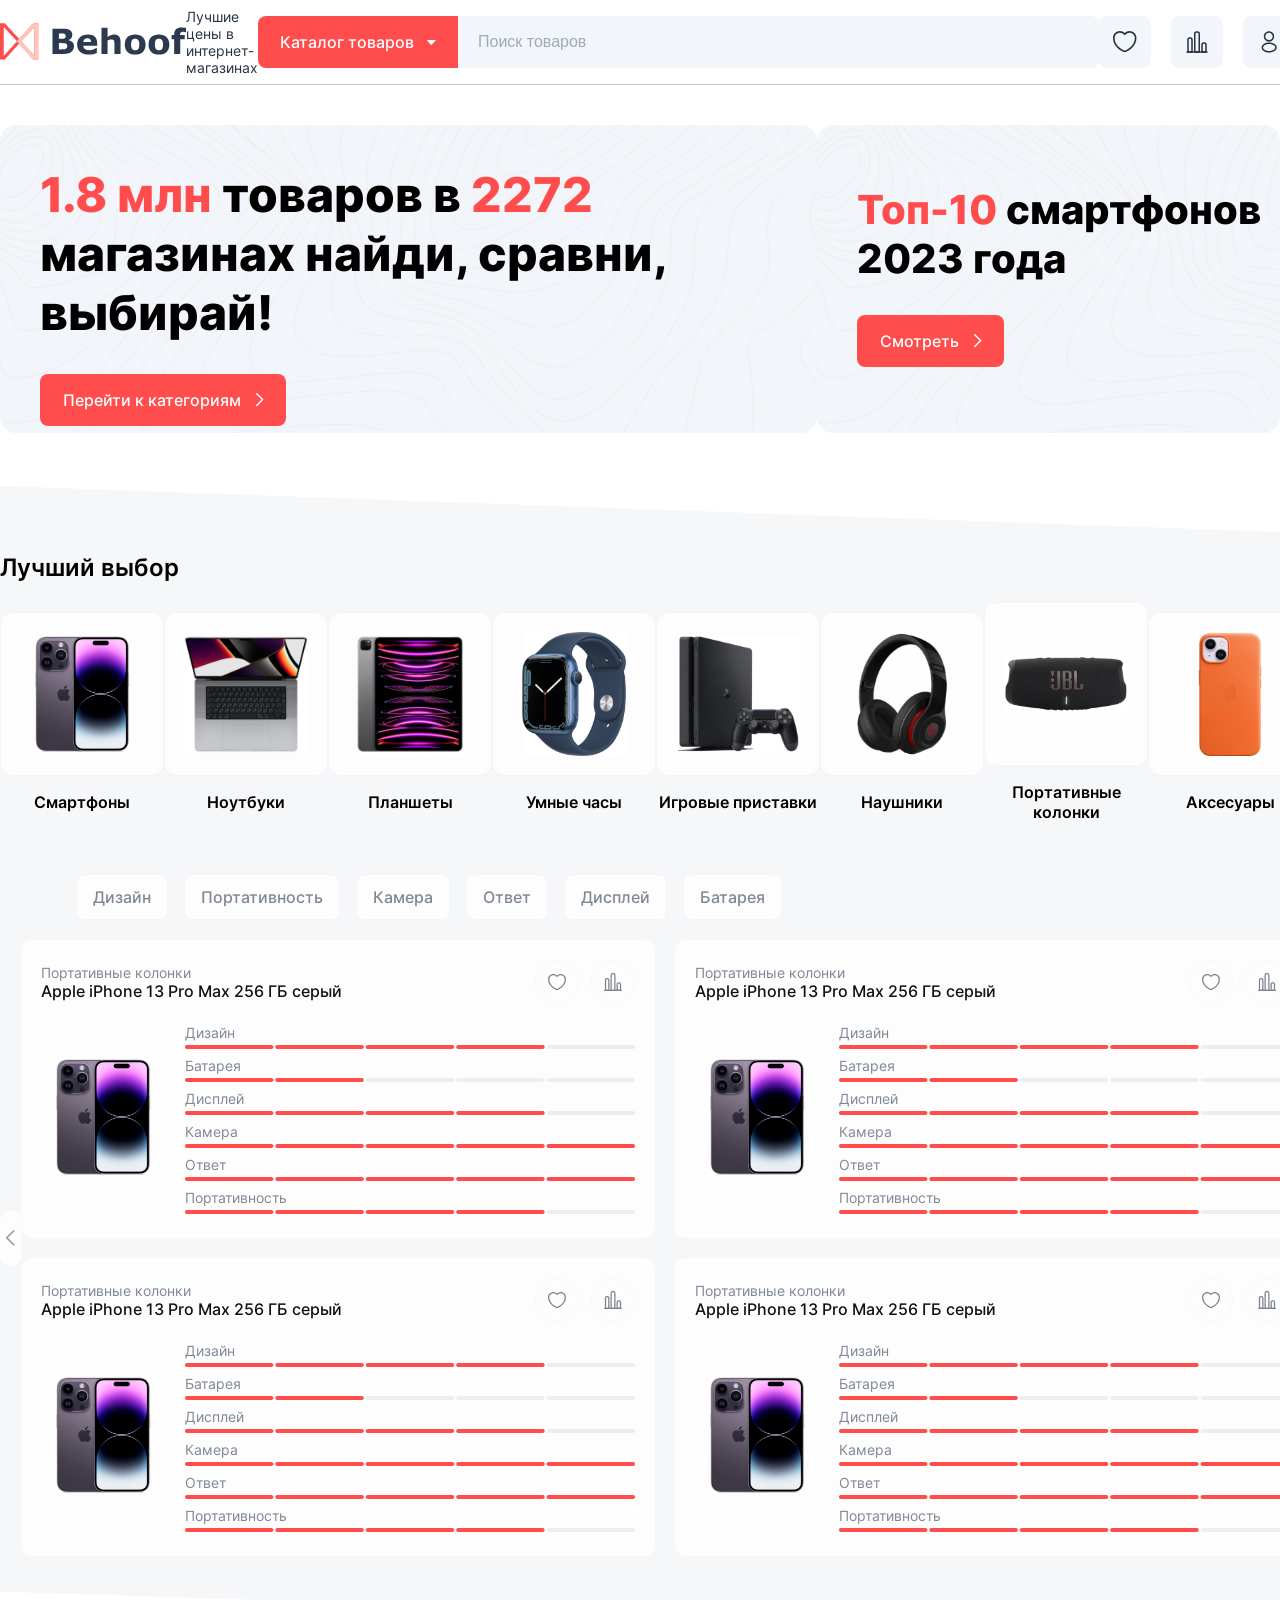
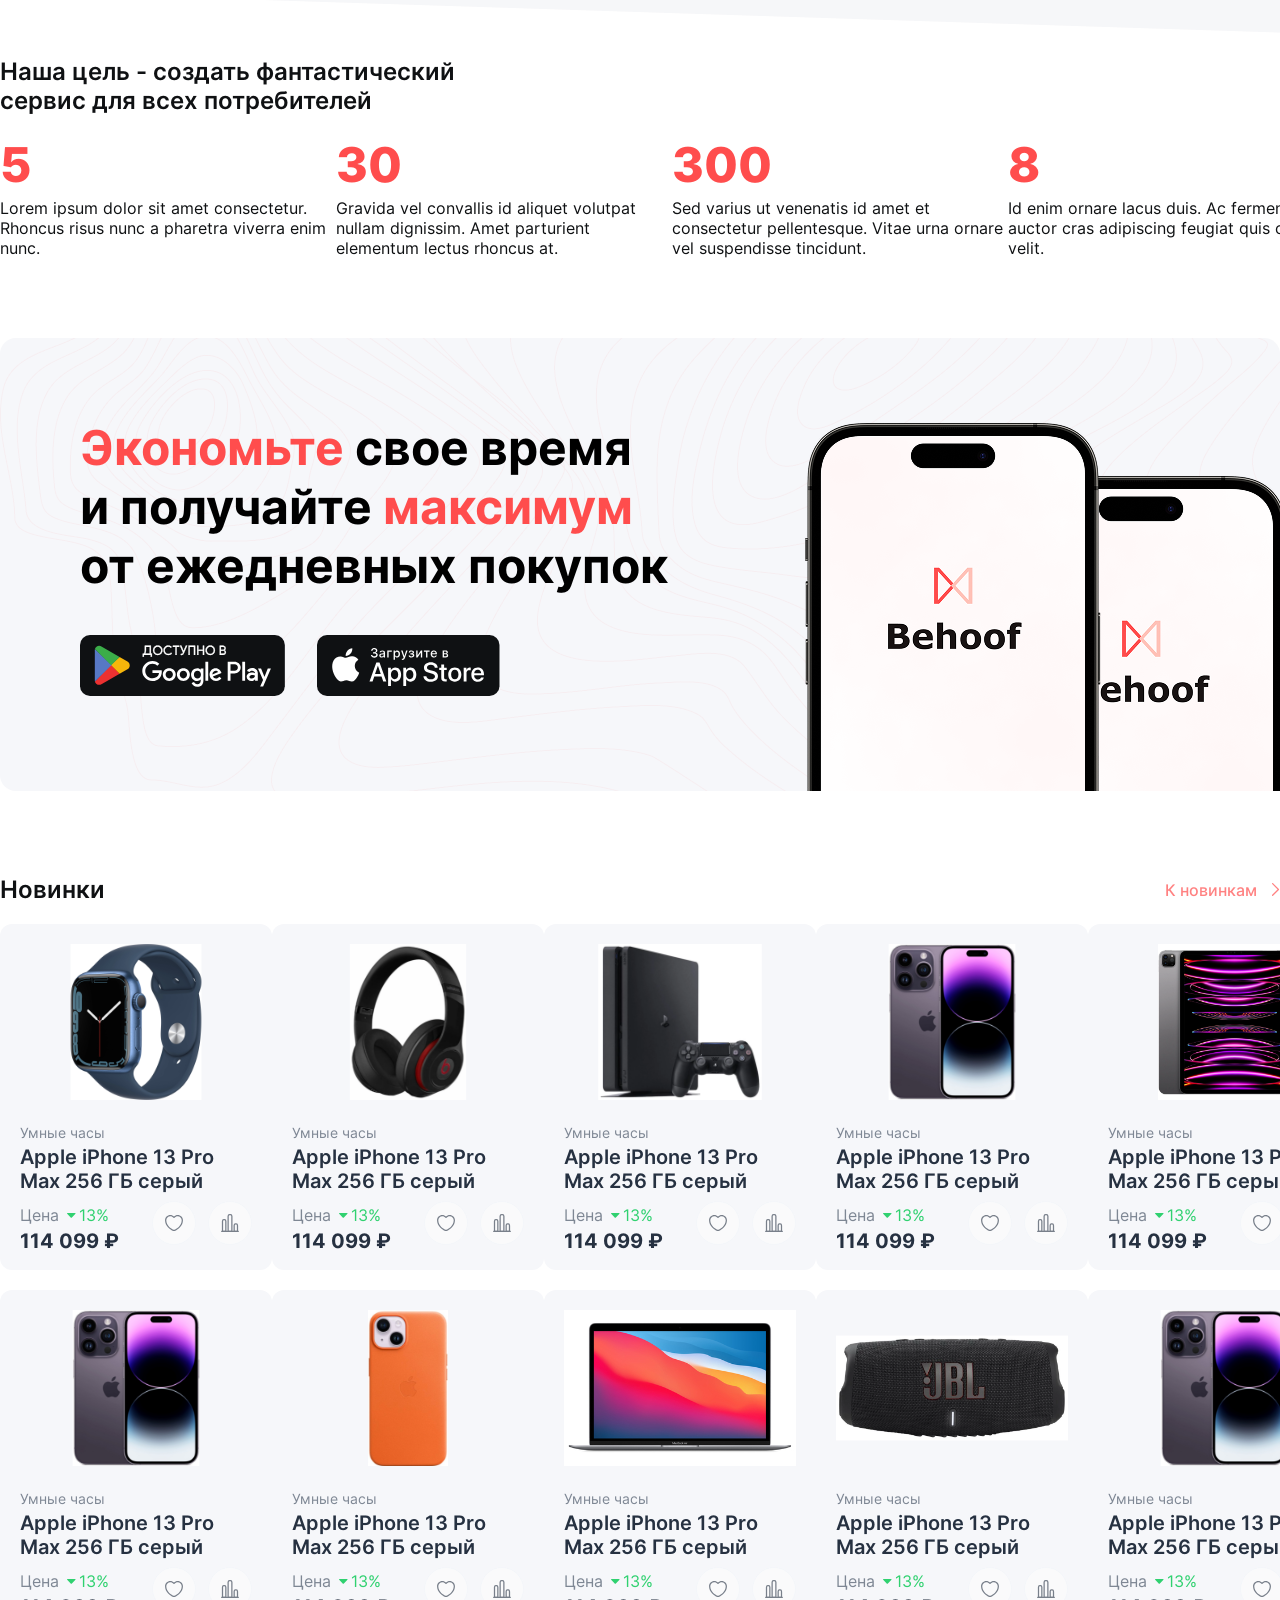
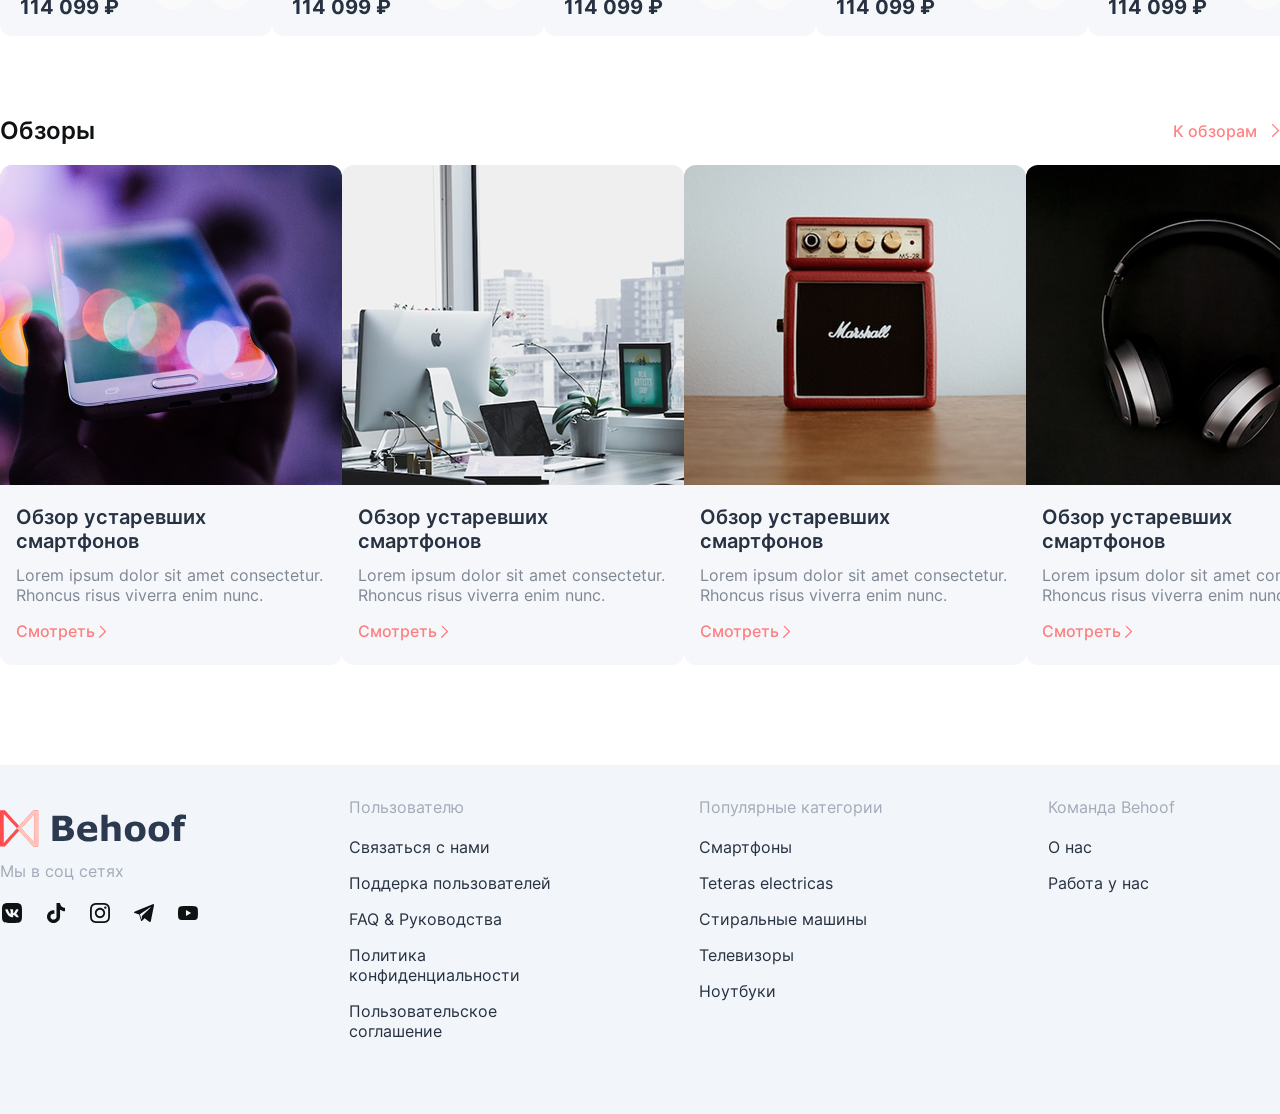
<file: index.html>
<!DOCTYPE html>
<html lang="en">
<head>
    <meta charset="UTF-8">
    <meta name="viewport" content="width=device-width, initial-scale=1.0">
    <title>Document</title>
    <link rel="stylesheet" href="./css/style.css">
</head>
<body>
    <div class="container">
        <header class="header">
            <div class="logo"><img src="./img/logo.svg" alt=""></div>
            <div class="text-header">Лучшие цены в интернет-магазинах </div>
            <div class="droptown-search-cont">
                <div class="dropdown">
                    <button class="dropdown-btn">Каталог товаров <img src="./img/Vector.svg" alt=""></button>
                    <div class="overlay"></div>
                    <ul class="dropdown-menu">
                        <div class="drop-content">
                            
                        <div class="cont-drop">
                            <p class="p-dropdown">Каталог товаров</p>
                            <div class="drop-nav">
                                <a href="./products.html">Смартфоны</a><span class="line"></span>
                                <a href="">Ноутбуки</a><span class="line"></span>
                                <a href="">Планшеты</a><span class="line"></span>
                                <a href="">Умные часы</a><span class="line"></span>
                                <a href="">Игровые приставки</a><span class="line"></span>
                                <a href="">Наушники</a><span class="line"></span>
                                <a href="">Портативные колонки</a><span class="line"></span>
                                <a href="">Мониторы</a><span class="line"></span>
                                <a href="">Принтеры и сканеры</a><span class="line"></span>
                                <a href="">Планшеты и электронные книги</a><span class="line"></span>
                                <a href="">Корпуса и блоки питаниря</a><span class="line"></span>
                                <a href="">Аксессуары</a>
                                </div>
                            
                        </div>
                        <div class="cont-drop">
                            <p class="p-dropdown">Смартфоны</p>
                            <div class="drop-nav">
                                <a href="">Все смартфоны</a><span class="line"></span>
                                <a href="">Новинки смартфонов</a><span class="line"></span>
                                <a href="">Недорогие смартфоны</a><span class="line"></span>
                                <a href="">Android</a><span class="line"></span>
                                <a href="">Премиум смартфоны</a><span class="line"></span>
                                <a href="">Кнопочные смартфоны</a><span class="line"></span>
                                <a href="">Apple</a><span class="line"></span>
                                <a href="">Xiaomi</a><span class="line"></span>
                                <a href="">Samsung</a><span class="line"></span>
                                <a href="">HONOR</a><span class="line"></span>
                                <a href="">Realme</a><span class="line"></span>
                                <a href="">Tecno</a><span class="line"></span>
                                <a href="">INFINIX</a><span class="line"></span>
                                <a href="">POCO</a>
                            </div>
                        </div>
                        <div class="cont-drop">
                            <p class="p-dropdown">Apple</p>
                            <div class="drop-nav">
                                <a href="">Все смартфоны Apple</a><span class="line"></span>
                                <a href="">iPhone 14 Pro Max</a><span class="line"></span>
                                <a href="">iPhone 14 Pro </a><span class="line"></span>
                                <a href="">iPhone 14 Plus</a><span class="line"></span>
                                <a href="">iPhone 14</a><span class="line"></span>
                                <a href="">iPhone 13 Pro Max</a><span class="line"></span>
                                <a href="">iPhone 13 Pro</a><span class="line"></span>
                                <a href="">iPhone 13 Mini</a><span class="line"></span>
                                <a href="">iPhone 13</a><span class="line"></span>
                                <a href="">iPhone 12</a><span class="line"></span>
                                <a href="">iPhone 11</a>
                                </div>
                            
                        </div>
                        
                        <div class="cont-dropp"><img src="./img/phone1.png" alt=""></div>
                        </div>
                    </ul>
                        
                </div>
                <div class="search-cont">
                    <input type="text" id="search" placeholder="Поиск товаров"> 
                </div>
            </div>
            <div class="buttons-header">
                <button class="btn-header"><img src="./img/like.svg" alt="like"></button>
                <button class="btn-header"><img src="./img/chart.svg" alt="chart"></button>
                <button class="btn-header"><img src="./img/user.svg" alt="user"></button>
            </div>
        </header>
    </div>
        
        <div class="line line-top"></div>
    </div>
    <block class="block1">
        <div class="container">
            <div class="conts-block1">
                <div class="cont1-block1">
                    <p class="p1-block1"><span class="l">1.8 млн</span> товаров в <span class="l">2272</span> магазинах найди, сравни, выбирай!</p>
                    <button class="btn-block1"><span>Перейти к категориям <img src="./img/Stroke 1.svg" alt=""></span></button>
                </div>
                <div class="cont2-block1">
                    <p class="p2-block1"><span class="l">Топ-10</span> смартфонов 2023 года</p>
                    <button class="btn2-block1"><span>Смотреть <img src="./img/Stroke 1.svg" alt=""></span></button>
                </div>
            </div>
        </div>
    </block>
    <div class="fon">
        <div class="block2">
            <div class="container">
                <p class="p1-block2">Лучший выбор</p>
                <div class="cont1-block2">
                    <div class="cont2-block2"><div class="cont-block2"><img src="./img/phone.svg" alt=""></div><p class="p2-block2">Смартфоны</p></div>
                    <div class="cont2-block2"><div class="cont-block2"><img src="./img/notebook.svg" alt=""></div><p class="p2-block2">Ноутбуки</p></div>
                    <div class="cont2-block2"><div class="cont-block2"><img src="./img/ipad.svg" alt=""></div><p class="p2-block2">Планшеты</p></div>
                    <div class="cont2-block2"><div class="cont-block2"><img src="./img/time.svg" alt=""></div><p class="p2-block2">Умные часы</p></div>
                    <div class="cont2-block2"><div class="cont-block2"><img src="./img/ps.svg" alt=""></div><p class="p2-block2">Игровые приставки</p></div>
                    <div class="cont2-block2"><div class="cont-block2"><img src="./img/airpods.svg" alt=""></div><p class="p2-block2">Наушники</p></div>
                    <div class="cont2-block2"><div class="cont-block2"><img src="./img/kolon.svg" alt=""></div><p class="p2-block2">Портативные колонки</p></div>
                    <div class="cont2-block2"><div class="cont-block2"><img src="./img/aksesuar.svg" alt=""></div><p class="p2-block2">Аксесуары</p></div>
                </div>
            </div>
        </div>
        <div class="block3">
            <div class="container">
                <div class="cont-buttons-block3">
                    <button id="btn-block3">Дизайн</button>
                    <button id="btn-block3">Портативность</button>
                    <button id="btn-block3">Камера</button>
                    <button id="btn-block3">Ответ</button>
                    <button id="btn-block3">Дисплей</button>
                    <button id="btn-block3">Батарея</button>
                </div>
                <div class="slider">
                    <button class="prev magnetic"><img src="./img/prev.svg" alt=""></button>
                    <div class="slides">
                        <div class="slide active">
                            <div class="conts-slider">
                                <div class="cont1-slider">
                                    <div class="cont-slider">
                                        <div class="cont1-slide">
                                            <div class="cont1-sl">
                                                <p class="p1-slider">Портативные колонки</p>
                                                <p class="p2-slider">Apple iPhone 13 Pro Max 256 ГБ серый</p>
                                            </div>
                                            <div class="cont2-sl">
                                                <button class="btnSl"><img src="./img/like2.svg" alt=""></button>
                                                <div class="toast" id="toast">Вы добавили в избранное</div>
                                                <button class="btnSl2"><img src="./img/vec.svg" alt=""></button>
                                            </div>
                                        </div>
                                        <div class="cont2-slide">
                                            <div class="cont3-sl">
                                                <img src="./img/phone.svg" alt="">
                                            </div>
                                            <div class="cont4-sl">
                                                <div class="c4-sl">
                                                    <p class="p-sl">Дизайн</p>
                                                    <img src="./img/line1.png" alt="">
                                                </div>
                                                <div class="c4-sl">
                                                    <p class="p-sl">Батарея</p>
                                                    <img src="./img/line2.png" alt="">
                                                </div>
                                                <div class="c4-sl">
                                                    <p class="p-sl">Дисплей</p>
                                                    <img src="./img/line3.png" alt="">
                                                </div>
                                                <div class="c4-sl">
                                                    <p class="p-sl">Камера</p>
                                                    <img src="./img/line4.png" alt="">
                                                </div>
                                                <div class="c4-sl">
                                                    <p class="p-sl">Ответ</p>
                                                    <img src="./img/line5.png" alt="">
                                                </div>
                                                <div class="c4-sl">
                                                    <p class="p-sl">Портативность</p>
                                                    <img src="./img/line6.png" alt="">
                                                </div>
                                            </div>
                                        </div>
                                        
                                    </div>
                                    <div class="cont-slider">
                                        <div class="cont1-slide">
                                            <div class="cont1-sl">
                                                <p class="p1-slider">Портативные колонки</p>
                                                <p class="p2-slider">Apple iPhone 13 Pro Max 256 ГБ серый</p>
                                            </div>
                                            <div class="cont2-sl">
                                                <button class="btnSl"><img src="./img/like2.svg" alt=""></button>
                                                <button class="btnSl2"><img src="./img/vec.svg" alt=""></button>
                                            </div>
                                        </div>
                                        <div class="cont2-slide">
                                            <div class="cont3-sl">
                                                <img src="./img/phone.svg" alt="">
                                            </div>
                                            <div class="cont4-sl">
                                                <div class="c4-sl">
                                                    <p class="p-sl">Дизайн</p>
                                                    <img src="./img/line1.png" alt="">
                                                </div>
                                                <div class="c4-sl">
                                                    <p class="p-sl">Батарея</p>
                                                    <img src="./img/line2.png" alt="">
                                                </div>
                                                <div class="c4-sl">
                                                    <p class="p-sl">Дисплей</p>
                                                    <img src="./img/line3.png" alt="">
                                                </div>
                                                <div class="c4-sl">
                                                    <p class="p-sl">Камера</p>
                                                    <img src="./img/line4.png" alt="">
                                                </div>
                                                <div class="c4-sl">
                                                    <p class="p-sl">Ответ</p>
                                                    <img src="./img/line5.png" alt="">
                                                </div>
                                                <div class="c4-sl">
                                                    <p class="p-sl">Портативность</p>
                                                    <img src="./img/line6.png" alt="">
                                                </div>
                                            </div>
                                        </div>
                                        
                                    </div>
                                </div>
                                <div class="cont1-slider">
                                    <div class="cont-slider">
                                        <div class="cont1-slide">
                                            <div class="cont1-sl">
                                                <p class="p1-slider">Портативные колонки</p>
                                                <p class="p2-slider">Apple iPhone 13 Pro Max 256 ГБ серый</p>
                                            </div>
                                            <div class="cont2-sl">
                                                <button class="btnSl"><img src="./img/like2.svg" alt=""></button>
                                                <button class="btnSl2"><img src="./img/vec.svg" alt=""></button>
                                            </div>
                                        </div>
                                        <div class="cont2-slide">
                                            <div class="cont3-sl">
                                                <img src="./img/phone.svg" alt="">
                                            </div>
                                            <div class="cont4-sl">
                                                <div class="c4-sl">
                                                    <p class="p-sl">Дизайн</p>
                                                    <img src="./img/line1.png" alt="">
                                                </div>
                                                <div class="c4-sl">
                                                    <p class="p-sl">Батарея</p>
                                                    <img src="./img/line2.png" alt="">
                                                </div>
                                                <div class="c4-sl">
                                                    <p class="p-sl">Дисплей</p>
                                                    <img src="./img/line3.png" alt="">
                                                </div>
                                                <div class="c4-sl">
                                                    <p class="p-sl">Камера</p>
                                                    <img src="./img/line4.png" alt="">
                                                </div>
                                                <div class="c4-sl">
                                                    <p class="p-sl">Ответ</p>
                                                    <img src="./img/line5.png" alt="">
                                                </div>
                                                <div class="c4-sl">
                                                    <p class="p-sl">Портативность</p>
                                                    <img src="./img/line6.png" alt="">
                                                </div>
                                            </div>
                                        </div>
                                        
                                    </div>
                                    <div class="cont-slider">
                                        <div class="cont1-slide">
                                            <div class="cont1-sl">
                                                <p class="p1-slider">Портативные колонки</p>
                                                <p class="p2-slider">Apple iPhone 13 Pro Max 256 ГБ серый</p>
                                            </div>
                                            <div class="cont2-sl">
                                                <button class="btnSl"><img src="./img/like2.svg" alt=""></button>
                                                <button class="btnSl2"><img src="./img/vec.svg" alt=""></button>
                                            </div>
                                        </div>
                                        <div class="cont2-slide">
                                            <div class="cont3-sl">
                                                <img src="./img/phone.svg" alt="">
                                            </div>
                                            <div class="cont4-sl">
                                                <div class="c4-sl">
                                                    <p class="p-sl">Дизайн</p>
                                                    <img src="./img/line1.png" alt="">
                                                </div>
                                                <div class="c4-sl">
                                                    <p class="p-sl">Батарея</p>
                                                    <img src="./img/line2.png" alt="">
                                                </div>
                                                <div class="c4-sl">
                                                    <p class="p-sl">Дисплей</p>
                                                    <img src="./img/line3.png" alt="">
                                                </div>
                                                <div class="c4-sl">
                                                    <p class="p-sl">Камера</p>
                                                    <img src="./img/line4.png" alt="">
                                                </div>
                                                <div class="c4-sl">
                                                    <p class="p-sl">Ответ</p>
                                                    <img src="./img/line5.png" alt="">
                                                </div>
                                                <div class="c4-sl">
                                                    <p class="p-sl">Портативность</p>
                                                    <img src="./img/line6.png" alt="">
                                                </div>
                                            </div>
                                        </div>
                                        
                                    </div>
                                </div>
                            </div>
                        </div>
                        
                    </div>
                    
                    <button class="next magnetic"><img src="./img/next.svg" alt=""></button>
                </div>
            </div>
        </div>
    </div>
    <div class="block4">
        <div class="container">
            <p class="p-block4">Наша цель - создать фантастический
сервис для всех потребителей</p>
            <div class="conts-block4">
                <div class="cont-block4">
                    <p class="p-num-block4">5</p>
                    <p class="p1-block4">Lorem ipsum dolor sit amet consectetur. Rhoncus risus nunc a pharetra viverra enim nunc. </p></div>
                <div class="cont-block4">
                    <p class="p-num-block4">30</p>
                    <p class="p1-block4">Gravida vel convallis id aliquet volutpat nullam dignissim. Amet parturient elementum lectus rhoncus at.</p></div>
                <div class="cont-block4">
                    <p class="p-num-block4">300</p>
                    <p class="p1-block4">Sed varius ut venenatis id amet et consectetur pellentesque. Vitae urna ornare vel suspendisse tincidunt. </p></div>
                <div class="cont-block4">
                    <p class="p-num-block4">8</p>
                    <p class="p1-block4">Id enim ornare lacus duis. Ac fermentum auctor cras adipiscing feugiat quis convallis velit. </p></div>
            </div>
            <div class="conts2-block4">
                <p class="p2-block4"><span class="l">Экономьте</span> свое время 
                и получайте <span class="l">максимум</span> 
                от ежедневных покупок</p>
            <div class="images-block4">
                <img src="./img/googleplay.svg" alt="" class="GooglePlay">
                <img src="./img/appstore.svg" alt="" class="AppStore">
            </div>
            </div>
            <div class="phone1"><img src="./img/phone1.png" alt=""></div>
            <div class="phone2"><img src="./img/phone2.png" alt=""></div>
        </div>
    </div>
    <div class="block5">
        <div class="container">
            <div class="cont-text-block5">
                <p class="p-block5">Новинки</p>
                <a href="#">К новинкам <img src="./img/Stroke2.svg" alt=""></a>
            </div>
            <div class="conts-block5">
                <div class="conts1-block5">
                    <div class="cont-block5">
                        <img src="./img/watch.svg" alt="">
                        <p class="p1-block5">Умные часы</p>
                        <p class="p2-block5">Apple iPhone 13 Pro Max 256 ГБ серый</p>
                        <div class="cont-bl5">
                            <div class="c-bl5">
                                <p class="p-c-bl5">Цена <span class="ll"><img src="./img/Vector1.svg" alt="">13%</span></p>
                                <div class="price-block5">114 099 ₽</div>
                            </div>
                            <div class="c2-bl5">
                                <button class="btnSl"><img src="./img/like2.svg" alt=""></button>
                                <button class="btnSl2"><img src="./img/vec.svg" alt=""></button>
                            </div>
                        </div>
                    </div>
                    <div class="cont-block5">
                        <img src="./img/airpods2.svg" alt="">
                        <p class="p1-block5">Умные часы</p>
                        <p class="p2-block5">Apple iPhone 13 Pro Max 256 ГБ серый</p>
                        <div class="cont-bl5">
                            <div class="c-bl5">
                                <p class="p-c-bl5">Цена <span class="ll"><img src="./img/Vector1.svg" alt="">13%</span></p>
                                <div class="price-block5">114 099 ₽</div>
                            </div>
                            <div class="c2-bl5">
                                <button class="btnSl"><img src="./img/like2.svg" alt=""></button>
                                <button class="btnSl2"><img src="./img/vec.svg" alt=""></button>
                            </div>
                        </div>
                    </div>
                    <div class="cont-block5">
                        <img src="./img/ps2.svg" alt="">
                        <p class="p1-block5">Умные часы</p>
                        <p class="p2-block5">Apple iPhone 13 Pro Max 256 ГБ серый</p>
                        <div class="cont-bl5">
                            <div class="c-bl5">
                                <p class="p-c-bl5">Цена <span class="ll"><img src="./img/Vector1.svg" alt="">13%</span></p>
                                <div class="price-block5">114 099 ₽</div>
                            </div>
                            <div class="c2-bl5">
                                <button class="btnSl"><img src="./img/like2.svg" alt=""></button>
                                <button class="btnSl2"><img src="./img/vec.svg" alt=""></button>
                            </div>
                        </div>
                    </div>
                    <div class="cont-block5">
                        <img src="./img/iphone2.svg" alt="">
                        <p class="p1-block5">Умные часы</p>
                        <p class="p2-block5">Apple iPhone 13 Pro Max 256 ГБ серый</p>
                        <div class="cont-bl5">
                            <div class="c-bl5">
                                <p class="p-c-bl5">Цена <span class="ll"><img src="./img/Vector1.svg" alt="">13%</span></p>
                                <div class="price-block5">114 099 ₽</div>
                            </div>
                            <div class="c2-bl5">
                                <button class="btnSl"><img src="./img/like2.svg" alt=""></button>
                                <button class="btnSl2"><img src="./img/vec.svg" alt=""></button>
                            </div>
                        </div>
                    </div>
                    <div class="cont-block5">
                        <img src="./img/ipad2.svg" alt="">
                        <p class="p1-block5">Умные часы</p>
                        <p class="p2-block5">Apple iPhone 13 Pro Max 256 ГБ серый</p>
                        <div class="cont-bl5">
                            <div class="c-bl5">
                                <p class="p-c-bl5">Цена <span class="ll"><img src="./img/Vector1.svg" alt="">13%</span></p>
                                <div class="price-block5">114 099 ₽</div>
                            </div>
                            <div class="c2-bl5">
                                <button class="btnSl"><img src="./img/like2.svg" alt=""></button>
                                <button class="btnSl2"><img src="./img/vec.svg" alt=""></button>
                            </div>
                        </div>
                    </div>
                </div>
            </div>
            <div class="conts-block5">
                <div class="conts1-block5">
                    <div class="cont-block5">
                        <img src="./img/iphone2.svg" alt="">
                        <p class="p1-block5">Умные часы</p>
                        <p class="p2-block5">Apple iPhone 13 Pro Max 256 ГБ серый</p>
                        <div class="cont-bl5">
                            <div class="c-bl5">
                                <p class="p-c-bl5">Цена <span class="ll"><img src="./img/Vector1.svg" alt="">13%</span></p>
                                <div class="price-block5">114 099 ₽</div>
                            </div>
                            <div class="c2-bl5">
                                <button class="btnSl"><img src="./img/like2.svg" alt=""></button>
                                <button class="btnSl2"><img src="./img/vec.svg" alt=""></button>
                            </div>
                        </div>
                    </div>
                    <div class="cont-block5">
                        <img src="./img/aksesuar2.svg" alt="">
                        <p class="p1-block5">Умные часы</p>
                        <p class="p2-block5">Apple iPhone 13 Pro Max 256 ГБ серый</p>
                        <div class="cont-bl5">
                            <div class="c-bl5">
                                <p class="p-c-bl5">Цена <span class="ll"><img src="./img/Vector1.svg" alt="">13%</span></p>
                                <div class="price-block5">114 099 ₽</div>
                            </div>
                            <div class="c2-bl5">
                                <button class="btnSl"><img src="./img/like2.svg" alt=""></button>
                                <button class="btnSl2"><img src="./img/vec.svg" alt=""></button>
                            </div>
                        </div>
                    </div>
                    <div class="cont-block5">
                        <img src="./img/notebook2.svg" alt="">
                        <p class="p1-block5">Умные часы</p>
                        <p class="p2-block5">Apple iPhone 13 Pro Max 256 ГБ серый</p>
                        <div class="cont-bl5">
                            <div class="c-bl5">
                                <p class="p-c-bl5">Цена <span class="ll"><img src="./img/Vector1.svg" alt="">13%</span></p>
                                <div class="price-block5">114 099 ₽</div>
                            </div>
                            <div class="c2-bl5">
                                <button class="btnSl"><img src="./img/like2.svg" alt=""></button>
                                <button class="btnSl2"><img src="./img/vec.svg" alt=""></button>
                            </div>
                        </div>
                    </div>
                    <div class="cont-block5">
                        <img src="./img/kolon2.svg" alt="">
                        <p class="p1-block5">Умные часы</p>
                        <p class="p2-block5">Apple iPhone 13 Pro Max 256 ГБ серый</p>
                        <div class="cont-bl5">
                            <div class="c-bl5">
                                <p class="p-c-bl5">Цена <span class="ll"><img src="./img/Vector1.svg" alt="">13%</span></p>
                                <div class="price-block5">114 099 ₽</div>
                            </div>
                            <div class="c2-bl5">
                                <button class="btnSl"><img src="./img/like2.svg" alt=""></button>
                                <button class="btnSl2"><img src="./img/vec.svg" alt=""></button>
                            </div>
                        </div>
                    </div>
                    <div class="cont-block5">
                        <img src="./img/iphone2.svg" alt="">
                        <p class="p1-block5">Умные часы</p>
                        <p class="p2-block5">Apple iPhone 13 Pro Max 256 ГБ серый</p>
                        <div class="cont-bl5">
                            <div class="c-bl5">
                                <p class="p-c-bl5">Цена <span class="ll"><img src="./img/Vector1.svg" alt="">13%</span></p>
                                <div class="price-block5">114 099 ₽</div>
                            </div>
                            <div class="c2-bl5">
                                <button class="btnSl"><img src="./img/like2.svg" alt=""></button>
                                <button class="btnSl2"><img src="./img/vec.svg" alt=""></button>
                            </div>
                        </div>
                    </div>
                </div>
            </div>
        </div>
    </div>
    <div class="block6">
        <div class="container">
            <div class="cont-text-block5">
                <p class="p-block6">Обзоры</p>
                <a href="#">К обзорам <img src="./img/Stroke2.svg" alt=""></a>
            </div>
            <div class="conts-block6">
                <div class="cont-block6">
                    <img src="./img/image1.png" alt="">
                    <p class="p1-block6">Обзор устаревших смартфонов</p>
                    <p class="p2-block6">Lorem ipsum dolor sit amet consectetur. Rhoncus risus  viverra enim nunc. </p>
                    <a href="#">Смотреть <img src="./img/Stroke2.svg" alt=""></a>
                </div>
                <div class="cont-block6">
                    <img src="./img/image2.png" alt="">
                    <p class="p1-block6">Обзор устаревших смартфонов</p>
                    <p class="p2-block6">Lorem ipsum dolor sit amet consectetur. Rhoncus risus  viverra enim nunc. </p>
                    <a href="#">Смотреть <img src="./img/Stroke2.svg" alt=""></a>
                </div>
                <div class="cont-block6">
                    <img src="./img/image3.png" alt="">
                    <p class="p1-block6">Обзор устаревших смартфонов</p>
                    <p class="p2-block6">Lorem ipsum dolor sit amet consectetur. Rhoncus risus  viverra enim nunc. </p>
                    <a href="#">Смотреть <img src="./img/Stroke2.svg" alt=""></a>
                </div>
                <div class="cont-block6">
                    <img src="./img/image4.png" alt="">
                    <p class="p1-block6">Обзор устаревших смартфонов</p>
                    <p class="p2-block6">Lorem ipsum dolor sit amet consectetur. Rhoncus risus  viverra enim nunc. </p>
                    <a href="#">Смотреть <img src="./img/Stroke2.svg" alt=""></a>
                </div>
            </div>
        </div>
    </div>
    <div class="footer">
        <div class="container">
            <div class="conts-footer">
                <div class="cont-footer">
                    <img src="./img/logo.svg" alt="">
                    <p class="p-footer">Мы в соц сетях</p>
                    <div class="icons-footer">
                        <a href="#"><img src="./img/VK.svg" alt=""></a>
                        <a href="#"><img src="./img/TT.svg" alt=""></a>
                        <a href="#"><img src="./img/Inst.svg" alt=""></a>
                        <a href="#"><img src="./img/TG.svg" alt=""></a>
                        <a href="#"><img src="./img/YT.svg" alt=""></a>
                    </div>
                </div>
                <div class="cont-footer">
                    <p class="p-footer">Пользователю</p>
                    <div class="nav-footer">
                        <a href="#">Связаться с нами</a>
                        <a href="#">Поддерка пользователей</a>
                        <a href="#">FAQ & Руководства</a>
                        <a href="#">Политика конфиденциальности</a>
                        <a href="#">Пользовательское соглашение</a>
                    </div>
                </div>
                <div class="cont-footer">
                    <p class="p-footer">Популярные категории</p>
                    <div class="nav-footer">
                        <a href="#">Смартфоны</a>
                        <a href="#">Teteras electricas</a>
                        <a href="#">Стиральные машины</a>
                        <a href="#">Телевизоры</a>
                        <a href="#">Ноутбуки</a>
                    </div>
                </div>
                <div class="cont-footer">
                    <p class="p-footer">Команда Behoof</p>
                    <div class="nav-footer">
                        <a href="#">О нас</a>
                        <a href="#">Работа у нас</a>
                    </div>
                </div>
            </div>
        </div>
    </div>
    <script src="main.js"></script>
</body>
</html>
</file>
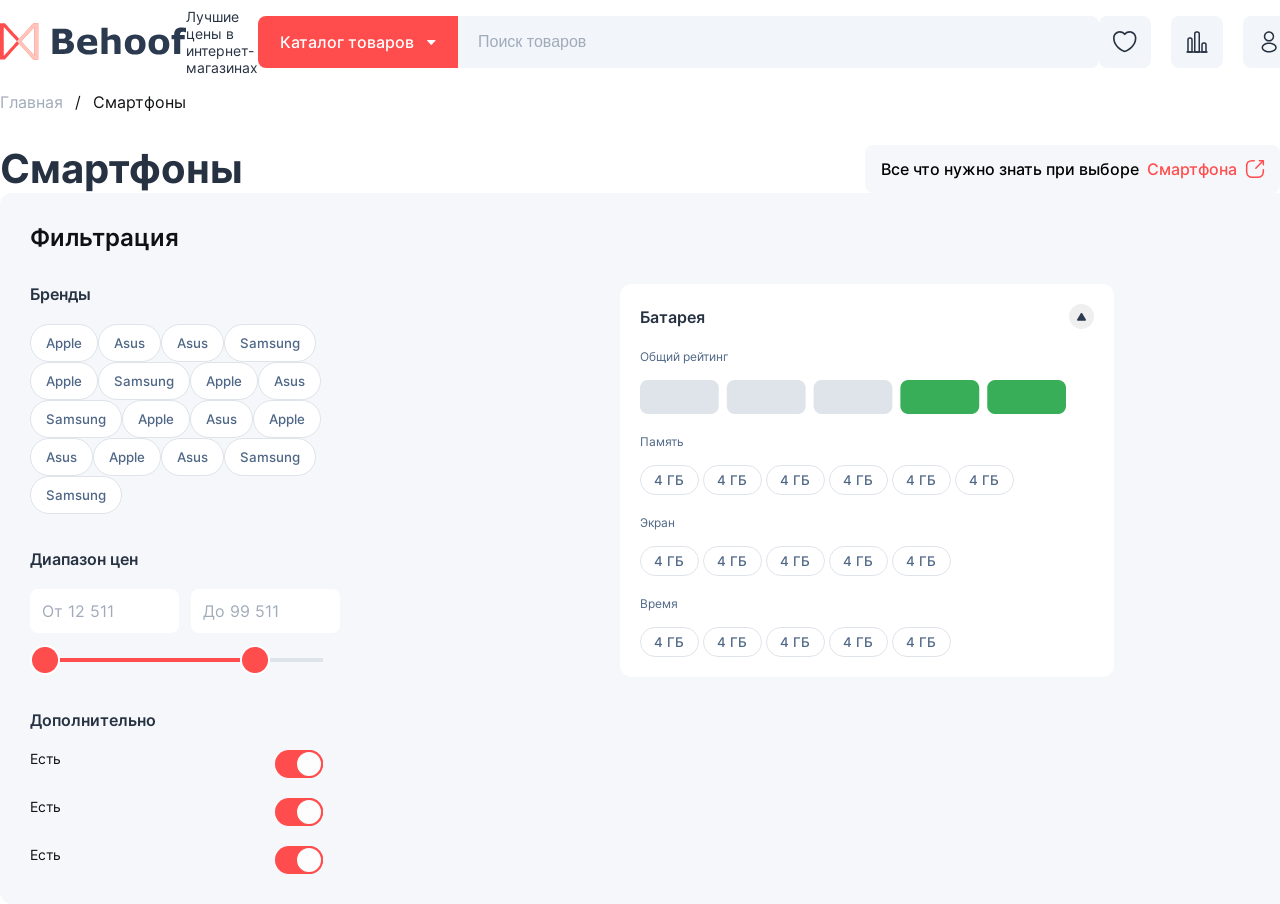
<file: products.html>
<!DOCTYPE html>
<html lang="en">
<head>
    <meta charset="UTF-8">
    <meta name="viewport" content="width=device-width, initial-scale=1.0">
    <title>Document</title>
    <link rel="stylesheet" href="./css/style.css">
</head>
<body>
    <div class="container">
        <header class="header">
            <div class="logo"><img src="./img/logo.svg" alt=""></div>
            <div class="text-header">Лучшие цены в интернет-магазинах </div>
            <div class="droptown-search-cont">
                <div class="dropdown">
                    <button class="dropdown-btn">Каталог товаров <img src="./img/Vector.svg" alt=""></button>
                    <div class="overlay"></div>
                    <ul class="dropdown-menu">
                        <div class="drop-content">
                            
                        <div class="cont-drop">
                            <p class="p-dropdown">Каталог товаров</p>
                            <div class="drop-nav">
                                <a href="./products.html">Смартфоны</a><span class="line"></span>
                                <a href="">Ноутбуки</a><span class="line"></span>
                                <a href="">Планшеты</a><span class="line"></span>
                                <a href="">Умные часы</a><span class="line"></span>
                                <a href="">Игровые приставки</a><span class="line"></span>
                                <a href="">Наушники</a><span class="line"></span>
                                <a href="">Портативные колонки</a><span class="line"></span>
                                <a href="">Мониторы</a><span class="line"></span>
                                <a href="">Принтеры и сканеры</a><span class="line"></span>
                                <a href="">Планшеты и электронные книги</a><span class="line"></span>
                                <a href="">Корпуса и блоки питаниря</a><span class="line"></span>
                                <a href="">Аксессуары</a>
                                </div>
                            
                        </div>
                        <div class="cont-drop">
                            <p class="p-dropdown">Смартфоны</p>
                            <div class="drop-nav">
                                <a href="">Все смартфоны</a><span class="line"></span>
                                <a href="">Новинки смартфонов</a><span class="line"></span>
                                <a href="">Недорогие смартфоны</a><span class="line"></span>
                                <a href="">Android</a><span class="line"></span>
                                <a href="">Премиум смартфоны</a><span class="line"></span>
                                <a href="">Кнопочные смартфоны</a><span class="line"></span>
                                <a href="">Apple</a><span class="line"></span>
                                <a href="">Xiaomi</a><span class="line"></span>
                                <a href="">Samsung</a><span class="line"></span>
                                <a href="">HONOR</a><span class="line"></span>
                                <a href="">Realme</a><span class="line"></span>
                                <a href="">Tecno</a><span class="line"></span>
                                <a href="">INFINIX</a><span class="line"></span>
                                <a href="">POCO</a>
                            </div>
                        </div>
                        <div class="cont-drop">
                            <p class="p-dropdown">Apple</p>
                            <div class="drop-nav">
                                <a href="">Все смартфоны Apple</a><span class="line"></span>
                                <a href="">iPhone 14 Pro Max</a><span class="line"></span>
                                <a href="">iPhone 14 Pro </a><span class="line"></span>
                                <a href="">iPhone 14 Plus</a><span class="line"></span>
                                <a href="">iPhone 14</a><span class="line"></span>
                                <a href="">iPhone 13 Pro Max</a><span class="line"></span>
                                <a href="">iPhone 13 Pro</a><span class="line"></span>
                                <a href="">iPhone 13 Mini</a><span class="line"></span>
                                <a href="">iPhone 13</a><span class="line"></span>
                                <a href="">iPhone 12</a><span class="line"></span>
                                <a href="">iPhone 11</a>
                                </div>
                            
                        </div>
                        
                        <div class="cont-dropp"><img src="./img/phone1.png" alt=""></div>
                        </div>
                    </ul>
                        
                </div>
                <div class="search-cont">
                    <input type="text" id="search" placeholder="Поиск товаров"> 
                </div>
            </div>
            <div class="buttons-header">
                <button class="btn-header"><img src="./img/like.svg" alt="like"></button>
                <button class="btn-header"><img src="./img/chart.svg" alt="chart"></button>
                <button class="btn-header"><img src="./img/user.svg" alt="user"></button>
            </div>
        </header>
    </div>
    <div class="block7">
        <div class="container">
            <div class="cont-block7">
                <a href="index.html">Главная</a>
                <p>/</p>
                <p>Смартфоны</p>
            </div>
        </div>
    </div>
    <div class="block8">
        <div class="container">
            <div class="conts-block8">
                <div class="cont-block8">
                    <p class="p-block8">Смартфоны</p>
                </div>
                <div class="cont2-block8">
                    <p class="p1-block8">Все что нужно знать при выборе</p>
                    <a href="" class="a-block8">Смартфона <img src="./img/export.svg" alt=""></a>
                </div>
            </div>
            
        </div>
    </div>
    <div class="block9">
        <div class="container">
            <div class="content-block9">
                <p class="p-block9">Фильтрация</p>
                <div class="conts-block9">
                    <div class="cont-block9">
                        <p class="p1-block9">Бренды</p>
                        <div class="brend-conts">
                            <div class="brend-cont">
                                <button class="btn-brend">Apple</button>
                                <button class="btn-brend">Asus</button>
                                <button class="btn-brend">Asus</button>
                                <button class="btn-brend">Samsung</button>
                            </div>
                            <div class="brend-cont">
                                <button class="btn-brend">Apple</button>
                                <button class="btn-brend">Samsung</button>
                                <button class="btn-brend">Apple</button>
                                <button class="btn-brend">Asus</button>
                            </div>
                            <div class="brend-cont">
                                <button class="btn-brend">Samsung</button>
                                <button class="btn-brend">Apple</button>
                                <button class="btn-brend">Asus</button>
                                <button class="btn-brend">Apple</button>
                            </div>
                            <div class="brend-cont">
                                <button class="btn-brend">Asus</button>
                                <button class="btn-brend">Apple</button>
                                <button class="btn-brend">Asus</button>
                                <button class="btn-brend">Samsung</button>
                            </div>
                            <div class="brend-cont">
                                <button class="btn-brend">Samsung</button>
                            </div>
                        </div>
                        <p class="p2-block9">Диапазон цен</p>
                        <div class="cont-input-block9">
                            <input type="text" class="num-input" placeholder="От 12 511">
                            <input type="text" class="num-input" placeholder="До 99 511" >
                        </div>
                        <div class="pol"></div>
                        <div class="p3-block9">Дополнительно</div>
                        <div class="buttons-block9">
                            <div class="button-block9">
                                <p class="p-btn-block9">Есть</p>
                                <button class="btn-block9"><div class="span-btn-block9"></div></button>
                            </div>
                            <div class="button-block9">
                                <p class="p-btn-block9">Есть</p>
                                <button class="btn-block9"><div class="span-btn-block9"></div></button>
                            </div>
                            <div class="button-block9">
                                <p class="p-btn-block9">Есть</p>
                                <button class="btn-block9"><div class="span-btn-block9"></div></button>
                            </div>
                        </div>
                    </div>
                    <div class="cont-block9">
                        <div class="cont1-block9">
                            <div class="contt1-block9">
                                <p class="p1-cont1-block9">Батарея</p>
                                <button class="btn-cont1-block9"><img src="./img/Vector2.svg" alt=""></button>
                            </div>
                            <div class="btn-content-block9">
                            <p class="p2-cont1-block9">Общий рейтинг</p>
                            <div class="image-cont1-block9"></div>
                                <p class="p2-cont1-block9">Память</p>
                                <div class="btns-block9">
                                    <button class="btn-brend btn-brend2">4 ГБ</button>
                                    <button class="btn-brend btn-brend2">4 ГБ</button>
                                    <button class="btn-brend btn-brend2">4 ГБ</button>
                                    <button class="btn-brend btn-brend2">4 ГБ</button>
                                    <button class="btn-brend btn-brend2">4 ГБ</button>
                                    <button class="btn-brend btn-brend2">4 ГБ</button>
                                </div>
                                <p class="p2-cont1-block9">Экран</p>
                                <div class="btns-block9">
                                    <button class="btn-brend btn-brend2">4 ГБ</button>
                                    <button class="btn-brend btn-brend2">4 ГБ</button>
                                    <button class="btn-brend btn-brend2">4 ГБ</button>
                                    <button class="btn-brend btn-brend2">4 ГБ</button>
                                    <button class="btn-brend btn-brend2">4 ГБ</button>
                                </div>
                                <p class="p2-cont1-block9">Время</p>
                                <div class="btns-block9">
                                    <button class="btn-brend btn-brend2">4 ГБ</button>
                                    <button class="btn-brend btn-brend2">4 ГБ</button>
                                    <button class="btn-brend btn-brend2">4 ГБ</button>
                                    <button class="btn-brend btn-brend2">4 ГБ</button>
                                    <button class="btn-brend btn-brend2">4 ГБ</button>
                                </div>
                            </div>
                        </div>
                    </div>
                    <div class="cont-block9"></div>
                </div>

            </div>
        </div>
    </div>
    <script src="main.js"></script>
</body>
</html>
</file>
<file: css/style.css>
*{
    box-sizing: border-box;
    margin: 0;
}
@font-face{
    font-family: 'Inter';
    src: url(../fonts/Inter-Regular.otf);
}
@font-face{
    font-family: 'Inter-medium';
    src: url(../fonts/Inter-Medium.otf);
}
@font-face{
    font-family: 'Inter-extraBold';
    src: url(../fonts/Inter-ExtraBold.otf);
}
@font-face{
    font-family: 'Inter-semiBold';
    src: url(../fonts/Inter-SemiBold.otf);
}
@font-face{
    font-family: 'Inter-bold';
    src: url(../fonts/Inter-Bold.otf);
}
.container{
    max-width: 1440px;
    margin: auto;
}
.header{
    font-family: Inter;
    display: flex;
    justify-content: space-between;
    align-items: center;
    margin-top: 8px;
}
.text-header{
    width: 153px;
    color: #263141;
    font-size: 14px;
}
.btn-header{
    cursor: pointer;
    transition: all 0.3s ease;
}
.btn-header:hover{
    transform: translateY(-5px);
}
.droptown-search-cont{
    display: flex;
    align-items: center;
}
.dropdown-btn{
    font-family: Inter-medium;
    display: flex;
    justify-content: center;
    align-items: center;
    gap: 13px;
    color: white;
    font-size: 16px;
    background-color: #FF4D4D;
    width: 200px;
    height: 52px;
    border: none;
    border-radius: 8px 0 0 8px;
    transition: all 0.3s ease;
    cursor: pointer;
}
.dropdown-btn:hover{
    opacity: 0.8;
}
.dropdown{
    position: relative;
}
.dropdown-menu{
    margin-left: -380px;
    width: 1440px;
    height: 800px;
    margin-top: 15px;
    display: none;
    position: absolute;
    top: 100%;
    left: 0;
    background: white;
    list-style: none;
    padding: 10px;
    border: 1px solid #cccccc;
    border-radius: 8px;
    gap: 10px;
}
.drop-content{
    display: flex;
    justify-content: space-between;
}
.cont-dropp{
    display: flex;
    align-items: end;
}
.overlay{
    position: fixed;
    inset: 0;
    background: rgba(0,0,0,0.5);
    opacity: 0;
    visibility: hidden;
    transition: 0.3s;
    z-index: 5;
}
.p-dropdown{
    font-family: Inter-extraBold;
    font-size: 20px;
    padding-top: 20px;
}
.overlay.active{
    opacity: 1;
    visibility: visible;
}
.dropdown-menu{
    z-index: 6;
    padding: 20px;
}
.drop-nav{
    display: flex;
    flex-direction: column;
    width: 300px;
    height: auto;
    border: 1px solid #bbc7da;
    border-radius: 12px;
    background-color: #F2F5F9;
    margin-top: 20px;
}
.drop-nav a{
    text-decoration: none;
    font-size: 16px;
    color: #0F1113;
    padding: 12px;
    transition: all 0.3s ease;
}
.cont-drop a:hover{
    transform: translateX(5px);
    color: #FF4D4D;
}
.dropdown-menu.active{
    display: block;
}
.dropdown-menu li{
    padding: 10px;
    line-height: 20px;
}
.dropdown-menu li a{
    text-decoration: none;
    color: #263141;
    font-size: 16px;
}
.line{
    width: 100%;
    height: 1px;
    background-color: #bbc7da;
}
.line-top{
    margin-top: 8px;
}
#search{
    width: 641px;
    height: 52px;
    border: none;
    border-radius: 0 8px 8px 0;
    background-color: #F2F5F9;
    font-size: 16px;
    padding-left: 20px;
}
input::placeholder{
    color: #A1ABB9;
}
.btn-header{
    display: flex;
    justify-content: center;
    align-items: center;
    width: 52px;
    height: 52px;
    background-color: #F2F5F9;
    border: none;
    border-radius: 8px;
}
.btn-header img{
    width: 24px;
    height: 24px;
}
.buttons-header{
    display: flex;
    justify-content: center;
    align-items: center;
    gap: 20px;
}
.conts-block1{
    display: flex;
    justify-content: space-between;
    align-items: center;
    margin-top: 40px;
}
.cont1-block1{
    background-image: url(../img/Patterns.png);
    background-color: #F2F5F9;
    border-radius: 16px;
    width: 899px;
    height: 308px;
    background-repeat: no-repeat;
}
.p1-block1{
    font-family: Inter-extraBold;
    font-size: 48px;
    padding-left: 40px;
    padding-top: 40px;
}
.p2-block1{
    font-family: Inter-extraBold;
    font-size: 40px;
    padding-left: 40px;
    padding-top: 60px;
}
.l{
    color: #FF4D4D;
}
.btn-block1{
    font-family: Inter-medium;
    color: white;
    font-size: 16px;
    background-color: #FF4D4D;
    width: 246px;
    height: 52px;
    border: none;
    border-radius: 8px;
    transition: all 0.3s ease;
    cursor: pointer;
    margin-left: 40px;
    margin-top: 32px;
}
.btn-block1 span, .btn2-block1 span{
    display: flex;
    justify-content: center;
    align-items: center;
    gap: 15px;
}

.btn-block1:hover span, .btn2-block1:hover span{
    opacity: 1;
    transition: all 0.3s ease;
    transform: translateX(5px);
}
.btn2-block1{
    font-family: Inter-medium;
    color: white;
    display: flex;
    justify-content: center;
    align-items: center;
    gap: 15px;
    font-size: 16px;
    background-color: #FF4D4D;
    width: 147px;
    height: 52px;
    border: none;
    border-radius: 8px;
    transition: all 0.3s ease;
    cursor: pointer;
    margin-left: 40px;
    margin-top: 32px;
}

.cont2-block1{
    background-image: url(../img/Patterns.png);
    background-color: #F2F5F9;
    border-radius: 16px;
    width: 509px;
    height: 308px;
    background-repeat: no-repeat;
}
.fon{
    background-image: url(../img/background.png);
    background-repeat: no-repeat;
    height: 1167px;
    background-size: cover;
    margin-top: 53px;
}
.block2{
    font-family: Inter-semiBold;
}
.p1-block2{
    font-family: Inter-semiBold;
    padding-top: 67px;
    font-size: 24px;
}
.cont1-block2{
    display: flex;
    justify-content: space-between;
    align-items: center;
    padding-top: 20px;
}
.cont-block2{
    display: flex;
    justify-content: center;
    align-items: center;
    width: 164px;
    height: 164px;
    border-radius: 12px;
    background-color: #FDFDFD;
    border: 1px solid #F2F5F9;
}
.cont2-block2{
    display: flex;
    flex-direction: column;
}
.p2-block2{
    width: 164px;
    text-align: center;
    padding-top: 16px;
    font-size: 16px;
}
.cont-buttons-block3{
    display: flex;
    align-items: center;
    gap: 16px;
    padding-top: 52px;
    margin-left: 76px;
}
#btn-block3{
    font-family: Inter-Medium;
    display: flex;
    justify-content: center;
    align-items: center;
    background-color: #FDFDFD;
    border-radius: 8px;
    border: 1px solid #F2F5F9;
    padding: 12px 16px 12px 16px;
    font-size: 16px;
    color: #7E8794;
    transition: all 0.3s ease;
}
.magnetic{
    position: relative;
    transition: all 0.3s ease;
}
#btn-block3:hover{
    color: #FF4D4D;
    cursor: pointer;
}
.prev{
    width: 56px;
    height: 56px;
    display: flex;
    justify-content: center;
    align-items: center;
    border-radius: 111px;
    background-color: #FDFDFD;
    border: none;
    cursor: pointer;
    transition: all 0.3s ease;
}
.next{
    width: 56px;
    height: 56px;
    display: flex;
    justify-content: center;
    align-items: center;
    border-radius: 111px;
    background-color: #FDFDFD;
    border: none;
    cursor: pointer;
    transition: all 0.3s ease;
}
.cont1-slider{
    display: flex;
    justify-content: center;
    align-items: center;
    gap: 20px;
    padding-top: 20px;
}
.cont-slider{
    padding: 20px;
    width: 634px;
    height: 298px;
    background-color: #FDFDFD;
    border-radius: 12px;
}
.slider{
    display: flex;
    justify-content: space-between;
    align-items: center;
}
.btnSl, .btnSl2{
    display: flex;
    justify-content: center;
    align-items: center;
    width: 44px;
    height: 44px;
    border-radius: 111px;
    border: 1px solid #F2F5F9;
    background-color: #FDFDFD;
    cursor: pointer;
    transition: all 0.2s ease;
    opacity: 0.6;
}
.toast{
    font-family: Inter;
    position: fixed;
    right: -300px;
    top: 30px;
    background: #ff3131;
    color: #fff;
    padding: 14px 20px;
    border-radius: 8px;
    font-size: 14px;
    transition: all 0.3s ease;
    opacity: 0;
    z-index: 999;
}
.toast.show{
    right: 30px;
    opacity: 1;
}
.btnSl:active{
    transform: translateY(-2px);
}
.btnSl:hover{
    opacity: 1;
}
.btnSl2:active{
    transform: translateY(-2px);
}
.btnSl2:hover{
    opacity: 1;
}
.cont2-sl{
    display: flex;
    justify-content: center;
    align-items: center;
    gap: 12px;

}
.cont1-slide{
    display: flex;
    justify-content: space-between;
    align-items: center;
}
.p1-slider{
    font-family: Inter;
    font-size: 14px;
    color: #7E8794;
}
.p2-slider{
    font-family: Inter-Medium;
    color: #0F1113;
    font-size: 16px;
}
.c4-sl{
    display: flex;
    flex-direction: column;
    gap: 4px;
}
.p-sl{
    font-family: Inter;
    font-size: 14px;
    color: #7E8794;
}
.cont2-slide{
    display: flex;
    justify-content: space-between;
    align-items: center;
    padding-top: 20px;
}
.cont4-sl{
    display: flex;
    flex-direction: column;
    gap: 8px;
}
.p-block4{
    font-family: Inter-semiBold;
    width: 460px;
    color: #0F1113;
    font-size: 24px;
    padding-top: 4px;
}
.p-num-block4{
    font-family: Inter-extraBold;
    color: #FF4D4D;
    font-size: 48px;
}
.p1-block4{
    font-family: Inter;
    font-size: 16px;
    padding-top: 4px;
    color: #0F1113;
    width: 336px;
}
.conts-block4{
    display: flex;
    justify-content: space-between;
    align-items: center;
    padding-top: 20px;
}
.conts2-block4{
    background-image: url(../img/Patterns2.png);
    height: 453px;
    background-repeat: no-repeat;
    background-color: #F6F7FA;
    border-radius: 16px;
    padding: 80px;
    margin-top: 80PX;
}
.GooglePlay, .AppStore{
    cursor: pointer;
}
.images-block4{
    display: flex;
    gap: 32px;
    padding-top: 40PX;
}
.p2-block4{
    font-family: Inter-bold;
    width: 590px;
    font-size: 48px;
}
.phone1{
    margin-top: -315px;
    margin-left: 993px;
}
.phone2{
    margin-top: -372px;
    margin-left: 805px;
}
.p-block5{
    font-family: Inter-semiBold;
    color: #0F1113;
    font-size: 24px;
}
.cont-text-block5 a{
    font-family: Inter-medium;
    display: flex;
    text-align: center;
    align-items: center;
    gap: 15px;
    color: #FF4D4D;
    text-decoration: none;
    opacity: 0.7;
    transition: all 0.2s ease;
}
.cont-text-block5 a:hover{
    opacity: 1;
    transform: translateX(10px);
}
.cont-text-block5{
    display: flex;
    justify-content: space-between;
    align-items: center;
    padding-top: 80px;
}
.ll{
    display: flex;
    align-items: center;
    gap: 3px;
    color: #30D170;
}
.p-c-bl5{
    font-family: Inter;
    font-size: 16px;
    display: flex;
    align-items: center;
    gap: 8px;
    color: #7E8794;
    padding-top: 12px;
}
.p1-block5{
    font-family: Inter;
    font-size: 14px;
    color: #7E8794;
    padding-top: 20px;
}
.p2-block5{
    font-family: Inter-semiBold;
    font-size: 20px;
    color: #263141;
    width: 200px;
    padding-top: 4px;
}
.cont-block5{
    width: 272px;
    height: 346px;
    background-color: #F6F7FA;
    border-radius: 12px;
    padding: 20px;
}
.price-block5{
    font-family: Inter-bold;
    font-size: 20px;
    color: #263141;
    padding-top: 4px;
}
.cont-bl5{
    display: flex;
    justify-content: space-between;
    align-items: center;
}
.c2-bl5{
    display: flex;
    align-items: center;
    gap: 12px;
}
.conts1-block5{
    display: flex;
    justify-content: space-between;
    align-items: center;
    margin-top: 20px;
}
.p-block6{
    font-family: Inter-semiBold;
    width: 460px;
    color: #0F1113;
    font-size: 24px;
}
.cont-block6{
    width: 342px;
    height: 500px;
    border-radius: 12px;
    background-color: #F6F7FA;;
}
.cont-block6 img{
    border-radius: 12px 12px 0 0;
}
.cont-block6 a{
    width: 103px;
    font-family: Inter-medium;
    display: flex;
    align-items: center;
    gap: 4px;
    color: #FF4D4D;
    font-size: 16px;
    text-decoration: none;
    opacity: 0.7;
    padding-top: 16px;
    padding-left: 16px;
    transition: all 0.3s ease;
}
.cont-block6 a:hover{
    transform: translateX(10px);
    opacity: 1;
}
.p1-block6{
    font-family: Inter-semiBold;
    color: #263141;
    font-size: 20px;
    padding-top: 16px;
    padding-left: 16px;
    width: 310px;
}
.p2-block6{
    font-family: Inter;
    color: #7E8794;
    font-size: 16px;
    padding-top: 12px;
    padding-left: 16px;
    width: 350px;
}
.conts-block6{
    display: flex;
    justify-content: space-between;
    align-items: center;
    padding-top: 20px;
}
.footer{
    font-family: Inter;
    background-color: #F2F5F9;
    height: 349px;
    margin-top: 100px;
}
.pp-footer{
    color: #A1ABB9;
    font-size: 16px;
    padding-top: 20px;
}
.p-footer{
    color: #A1ABB9;
    font-size: 16px;

}
.icons-footer{
    display: flex;
    align-items: center;
    gap: 20px;
    padding-top: 20px;
}
.cont-footer{
    width: 253px;
    height: 228px;
}
.conts-footer{
    display: flex;
    gap: 117px;
    padding-top: 32px;
}
.nav-footer{
    display: flex;
    flex-direction: column;

    gap: 16px;
    padding-top: 20px;
}
.cont-footer a{
    text-decoration: none;
    color: #263141;
    font-size: 16px;
}
/*2 страница*/
.block7{
    font-family: Inter;
    padding-top: 16px;
    font-size: 16px;
}
.cont-block7{
    display: flex;
    align-items: center;
    gap: 12px;
}
.cont-block7 p{
    color: #0F1113;
}
.cont-block7 a{
    text-decoration: none;
    color: #A1ABB9;
}
.conts-block8{
    display: flex;
    justify-content: space-between;
    align-items: center;
    padding-top: 32px;
}
.p-block8{
    font-family: Inter-bold;
    font-size: 40px;
    color: #263141;
}
.cont2-block8{
    background-color: #F6F7FA;
    width: 415px;
    height: 48px;
    border-radius: 8px;
    padding: 14px;
    display: flex;
    justify-content: center;
    align-items: center;
    font-family: Inter-medium;
    gap: 8px;
}
.a-block8{
    text-decoration: none;
    color: #FF4D4D;
    display: flex;
    justify-content: center;
    align-items: center;
    gap: 8px;
    transition: all 0.3s ease;
}
.a-block8:hover{
    transform: translateX(2px);
}
.content-block9{
    width: 1440px;
    height: 711px;
    background-color: #F5F7FA;
    border-radius: 12px;
    padding: 30px;
}
.brend-conts{
    
    padding-top: 20px;
    display: flex;
    flex-direction: column;
}
.btn-brend{
    font-family: Inter-medium;
    background-color: #fff;
    border: 1px solid #DFE4EA;
    border-radius: 20px;
    padding: 10px 15px;
    display: inline-block;
    cursor: pointer;
    transition: all 0.3s ease;
    color: #4F6786;
}
.btn-brend.active{
    color: #fff;
    background-color: #38AE59;
}
.brend-cont{
    width: 293px;
    font-family: Inter-medium;
    font-size: 14px;
    color: #4F6786;
    display: flex;
    align-items: center;
}
.p-block9{
    font-family: Inter-semiBold;
    color: #0F1113;
    font-size: 24px;
}
.p1-block9{
    font-family: Inter-semiBold;
    color: #263141;
    font-size: 16px;
}
.conts-block9{
    padding-top: 32px;
}
.p2-block9{
    font-family: Inter-semiBold;
    color: #263141;
    font-size: 16px;
    padding-top: 35px;
}
.cont-input-block9{
    display: flex;
    gap: 12px;
    align-items: center;
}
.cont-input-block9{
    width: 293px;
    padding-top: 20px;
}
.num-input{
    font-family: Inter;
    font-size: 16px;
    width: 149px;
    height: 44px;
    border-radius: 8px;
    background-color: #fff;
    border: none;
    padding-left: 12px;
}
.pol{
    background-image: url(../img/pol.png);
    height: 30px;
    background-repeat: no-repeat;
    margin-top: 12px;
}
.p3-block9{
    font-family: Inter-semiBold;
    color: #263141;
    font-size: 16px;
    padding-top: 35px;
}
.p-btn-block9{
    font-family: Inter;
    font-size: 14px;
    color: #0F1113;
}
.button-block9{
    padding-top: 20px;
    display: flex;
    justify-content: space-between;
    width: 293px;
}
.btn-block9{
    width: 48px;
    height: 28px;
    border: none;
    background-color: #FF4D4D;
    border-radius: 40px;
    padding: 0;
    cursor: pointer;
    transition: all 0.3s ease;
}
.btn-block9.active{
    background-color: #7E8794;
    transition: all 0.3s ease;
}
.span-btn-block9{
    width: 28px;
    height: 28px;
    background-color: #FDFDFD;
    border: 2px solid #FF4D4D;
    border-radius: 40px;
    transition: all 0.2s ease;
    margin-left: 20px;
}
.span-btn-block9.slow{
    transform: translateX(-20px);
    border: 2px solid #7E8794;
}
.cont1-block9{
    width: 494px;
    height: 393px;
    background-color: #fff;
    border-radius: 12px;
    padding: 34px;
}
.p1-cont1-block9{
    font-family: Inter-semiBold;
    color: #263141;
    font-size: 16px;
}
.conts-block9{
    display: flex;
    justify-content: space-between;
}
.contt1-block9{
    display: flex;
    justify-content: space-between;
    align-items: center;
}
.btn-cont1-block9{
    display: flex;
    justify-content: center;
    align-items: center;
    width: 25px;
    height: 25px;
    border: none;
    border-radius: 30px;
    cursor: pointer;
}
.p2-cont1-block9{
    font-family: Inter;
    color: #4F6786;
    font-size: 12px;
    padding-top: 20px;
}
.image-cont1-block9{
    background-image: url(../img/colon5.png);
    height: 34px;
    background-repeat: no-repeat;
    margin-top: 16px;
}
.btns-block9{
    padding-top: 16px;
}
.btn-brend2{
    width: 59px;
    height: 30px;
    padding: 0;
}
.cont1-block9{
    padding: 20px;
}
.btn-content-block9.active{
    display: none;
}
.btn-cont1-block9{
    transition: all 0.3s ease;
}
.btn-cont1-block9.active{
    transform: rotate(180deg);
}
</file>
